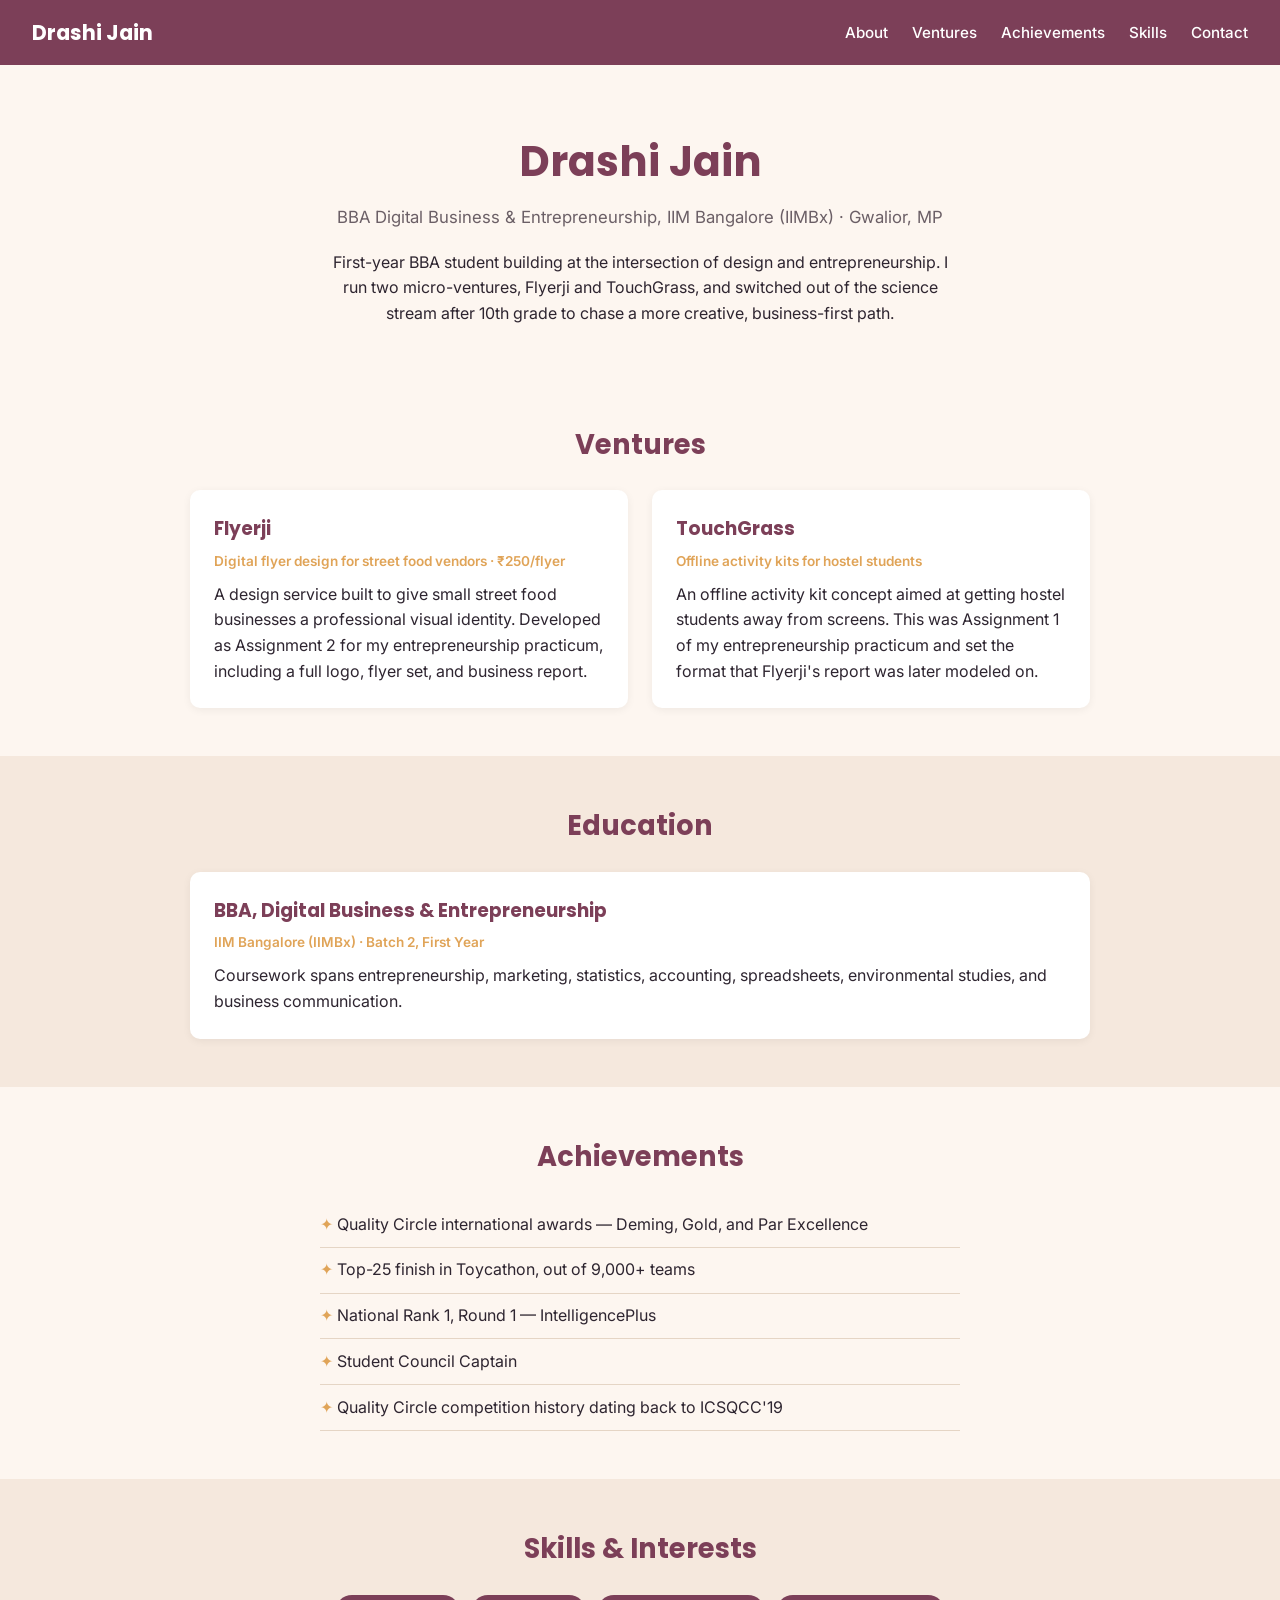
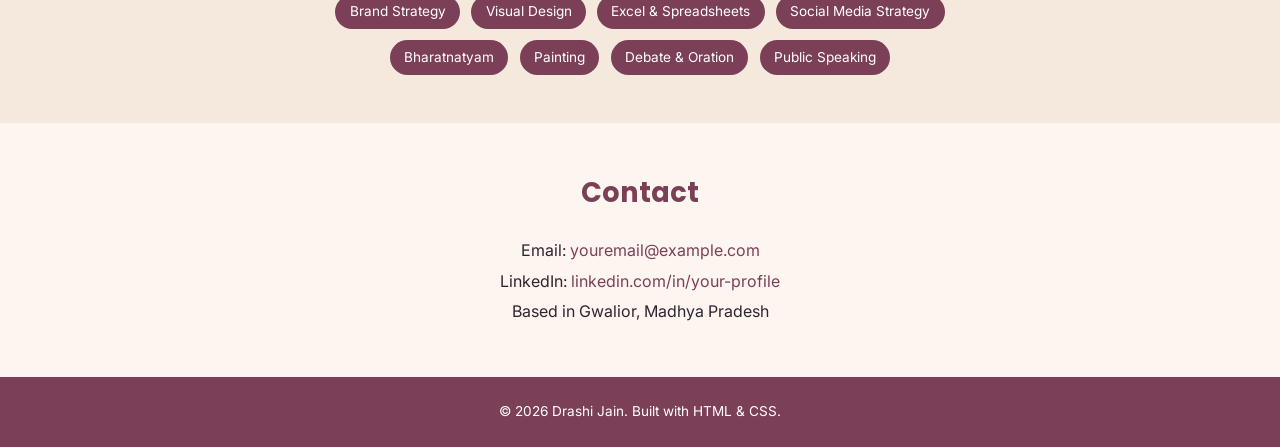
<file: index.html>
<!DOCTYPE html>
<html lang="en">
<head>
<meta charset="UTF-8">
<meta name="viewport" content="width=device-width, initial-scale=1.0">
<title>Drashi Jain | Resume</title>
<link rel="preconnect" href="https://fonts.googleapis.com">
<link href="https://fonts.googleapis.com/css2?family=Poppins:wght@400;600;700&family=Inter:wght@400;500&display=swap" rel="stylesheet">
<link rel="stylesheet" href="style.css">
</head>
<body>

<nav class="navbar">
  <div class="logo">Drashi Jain</div>
  <ul class="nav-links">
    <li><a href="#about">About</a></li>
    <li><a href="#ventures">Ventures</a></li>
    <li><a href="#achievements">Achievements</a></li>
    <li><a href="#skills">Skills</a></li>
    <li><a href="#contact">Contact</a></li>
  </ul>
</nav>

<header class="hero" id="about">
  <h1>Drashi Jain</h1>
  <p class="tagline">BBA Digital Business &amp; Entrepreneurship, IIM Bangalore (IIMBx) &middot; Gwalior, MP</p>
  <p class="bio">
    First-year BBA student building at the intersection of design and entrepreneurship.
    I run two micro-ventures, Flyerji and TouchGrass, and switched out of the science
    stream after 10th grade to chase a more creative, business-first path.
  </p>
</header>

<main>

  <section id="ventures" class="section">
    <h2>Ventures</h2>
    <div class="card-grid">
      <div class="card">
        <h3>Flyerji</h3>
        <p class="card-meta">Digital flyer design for street food vendors &middot; ₹250/flyer</p>
        <p>A design service built to give small street food businesses a professional
        visual identity. Developed as Assignment 2 for my entrepreneurship practicum,
        including a full logo, flyer set, and business report.</p>
      </div>
      <div class="card">
        <h3>TouchGrass</h3>
        <p class="card-meta">Offline activity kits for hostel students</p>
        <p>An offline activity kit concept aimed at getting hostel students away from
        screens. This was Assignment 1 of my entrepreneurship practicum and set the
        format that Flyerji's report was later modeled on.</p>
      </div>
    </div>
  </section>

  <section id="education" class="section alt">
    <h2>Education</h2>
    <div class="card-grid">
      <div class="card">
        <h3>BBA, Digital Business &amp; Entrepreneurship</h3>
        <p class="card-meta">IIM Bangalore (IIMBx) &middot; Batch 2, First Year</p>
        <p>Coursework spans entrepreneurship, marketing, statistics, accounting,
        spreadsheets, environmental studies, and business communication.</p>
      </div>
    </div>
  </section>

  <section id="achievements" class="section">
    <h2>Achievements</h2>
    <ul class="achievement-list">
      <li>Quality Circle international awards &mdash; Deming, Gold, and Par Excellence</li>
      <li>Top-25 finish in Toycathon, out of 9,000+ teams</li>
      <li>National Rank 1, Round 1 &mdash; IntelligencePlus</li>
      <li>Student Council Captain</li>
      <li>Quality Circle competition history dating back to ICSQCC'19</li>
    </ul>
  </section>

  <section id="skills" class="section alt">
    <h2>Skills &amp; Interests</h2>
    <div class="tags">
      <span class="tag">Brand Strategy</span>
      <span class="tag">Visual Design</span>
      <span class="tag">Excel &amp; Spreadsheets</span>
      <span class="tag">Social Media Strategy</span>
      <span class="tag">Bharatnatyam</span>
      <span class="tag">Painting</span>
      <span class="tag">Debate &amp; Oration</span>
      <span class="tag">Public Speaking</span>
    </div>
  </section>

  <section id="contact" class="section contact-section">
    <h2>Contact</h2>
    <p>Email: <a href="mailto:youremail@example.com">youremail@example.com</a></p>
    <p>LinkedIn: <a href="#">linkedin.com/in/your-profile</a></p>
    <p>Based in Gwalior, Madhya Pradesh</p>
  </section>

</main>

<footer>
  <p>&copy; 2026 Drashi Jain. Built with HTML &amp; CSS.</p>
</footer>

</body>
</html>
</file>
<file: style.css>
:root {
  --color-primary: #7c3f58;
  --color-accent: #e0a458;
  --color-bg: #fdf6f0;
  --color-bg-alt: #f5e8dd;
  --color-text: #2e2530;
  --color-muted: #6b5f66;
  --font-heading: 'Poppins', sans-serif;
  --font-body: 'Inter', sans-serif;
}

* {
  margin: 0;
  padding: 0;
  box-sizing: border-box;
}

body {
  font-family: var(--font-body);
  color: var(--color-text);
  background-color: var(--color-bg);
  line-height: 1.6;
}

h1, h2, h3 {
  font-family: var(--font-heading);
}

a {
  color: var(--color-primary);
  text-decoration: none;
}

/* Navbar */
.navbar {
  display: flex;
  justify-content: space-between;
  align-items: center;
  padding: 1rem 2rem;
  background-color: var(--color-primary);
  position: sticky;
  top: 0;
  z-index: 10;
}

.navbar .logo {
  font-family: var(--font-heading);
  font-weight: 700;
  font-size: 1.3rem;
  color: #fff;
}

.nav-links {
  list-style: none;
  display: flex;
  gap: 1.5rem;
}

.nav-links a {
  color: #fff;
  font-weight: 500;
  font-size: 0.95rem;
}

.nav-links a:hover {
  color: var(--color-accent);
}

/* Hero */
.hero {
  text-align: center;
  padding: 4rem 1.5rem 3rem;
}

.hero h1 {
  font-size: 2.6rem;
  font-weight: 700;
  color: var(--color-primary);
}

.hero .tagline {
  margin-top: 0.5rem;
  font-size: 1.05rem;
  color: var(--color-muted);
}

.hero .bio {
  max-width: 640px;
  margin: 1.2rem auto 0;
  color: var(--color-text);
}

/* Sections */
.section {
  padding: 3rem 2rem;
}

.section.alt {
  background-color: var(--color-bg-alt);
}

.section h2 {
  font-size: 1.7rem;
  color: var(--color-primary);
  margin-bottom: 1.5rem;
  text-align: center;
}

/* Cards */
.card-grid {
  display: flex;
  flex-wrap: wrap;
  justify-content: center;
  gap: 1.5rem;
  max-width: 900px;
  margin: 0 auto;
}

.card {
  background-color: #fff;
  border-radius: 10px;
  padding: 1.5rem;
  flex: 1 1 320px;
  box-shadow: 0 2px 8px rgba(0,0,0,0.06);
}

.card h3 {
  color: var(--color-primary);
  margin-bottom: 0.4rem;
}

.card-meta {
  font-size: 0.85rem;
  color: var(--color-accent);
  font-weight: 600;
  margin-bottom: 0.6rem;
}

/* Achievements */
.achievement-list {
  max-width: 640px;
  margin: 0 auto;
  list-style: none;
}

.achievement-list li {
  padding: 0.6rem 0;
  border-bottom: 1px solid #e5d5c5;
}

.achievement-list li:before {
  content: "\2726  ";
  color: var(--color-accent);
}

/* Tags */
.tags {
  display: flex;
  flex-wrap: wrap;
  justify-content: center;
  gap: 0.7rem;
  max-width: 700px;
  margin: 0 auto;
}

.tag {
  display: inline-block;
  background-color: var(--color-primary);
  color: #fff;
  padding: 0.4rem 0.9rem;
  border-radius: 20px;
  font-size: 0.85rem;
}

/* Contact */
.contact-section {
  text-align: center;
}

.contact-section p {
  margin: 0.3rem 0;
}

/* Footer */
footer {
  text-align: center;
  padding: 1.5rem;
  background-color: var(--color-primary);
  color: #fff;
  font-size: 0.85rem;
}

/* Responsive */
@media (max-width: 600px) {
  .navbar {
    flex-direction: column;
    gap: 0.8rem;
  }
  .nav-links {
    gap: 1rem;
    flex-wrap: wrap;
    justify-content: center;
  }
}
</file>
